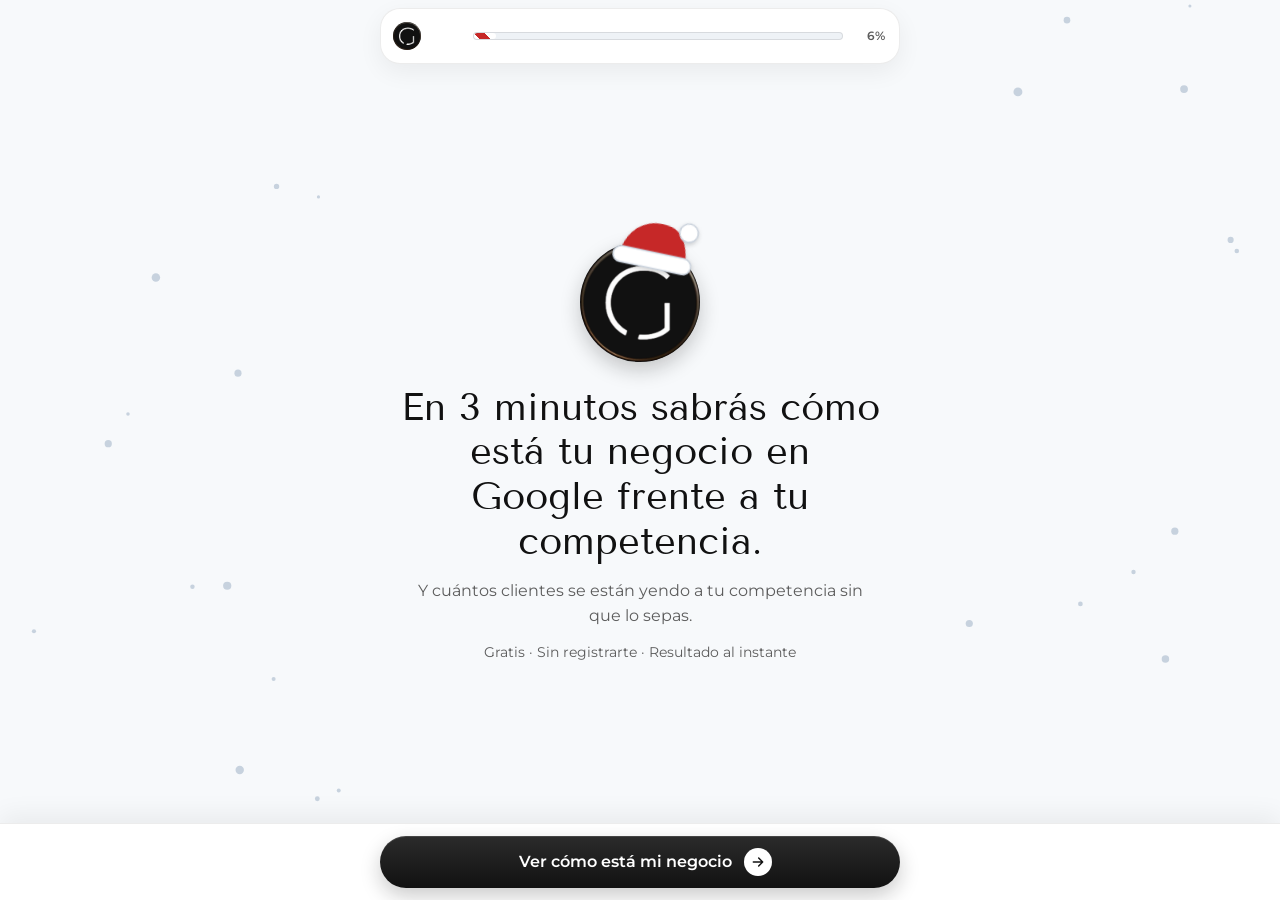
<file: index.html>
<!DOCTYPE html>
<html lang="es">
<head>
  <meta charset="utf-8">
  <meta name="viewport" content="width=device-width, initial-scale=1, viewport-fit=cover">
  <title>Auditoría gratis de tu perfil en Google | Guitorant</title>
  <meta name="description" content="Descubre en 3 minutos cómo está tu negocio en Google frente a tu competencia y pide tu tarjeta de reseñas.">
  <meta name="theme-color" content="#F7F9FB">
  <link rel="preconnect" href="https://fonts.googleapis.com">
  <link rel="preconnect" href="https://fonts.gstatic.com" crossorigin>
  <link href="https://fonts.googleapis.com/css2?family=Montserrat:wght@400;500;600;700&family=Tenor+Sans&display=swap" rel="stylesheet">
  <link rel="icon" href="data:image/svg+xml,%3Csvg xmlns='http://www.w3.org/2000/svg' viewBox='0 0 32 32'%3E%3Ccircle cx='16' cy='16' r='16' fill='%2315803D'/%3E%3Ctext x='16' y='23' font-size='20' text-anchor='middle' fill='white' font-family='Georgia,serif'%3EG%3C/text%3E%3C/svg%3E">
  <link rel="stylesheet" href="css/estilos.css">
</head>
<body>
  <!-- Cabecera fija: logo + flecha para volver + barra de progreso + porcentaje -->
  <header class="cabecera">
    <div class="cabecera__interior">
      <span class="logo"><img src="assets/marca/logo-guitorant.webp" width="28" height="28" alt="Guitorant"></span>
      <button class="atras oculto" id="atras" type="button" aria-label="Volver">
        <svg viewBox="0 0 24 24" fill="none" stroke="currentColor" stroke-width="2" stroke-linecap="round" stroke-linejoin="round" aria-hidden="true"><path d="M15 5l-7 7 7 7"/></svg>
      </button>
      <div class="progreso" role="progressbar" aria-label="Progreso" aria-valuemin="0" aria-valuemax="100" aria-valuenow="0">
        <div class="progreso__relleno" id="progreso"></div>
      </div>
      <span class="porcentaje" id="porcentaje" aria-hidden="true">0%</span>
    </div>
    <div class="hito" id="hito" role="status" aria-live="polite"></div>
  </header>

  <!-- Aquí se dibuja cada pantalla -->
  <main class="app" id="app"></main>

  <!-- Botón principal fijo abajo -->
  <div class="barra-cta" id="barra-cta" hidden>
    <div class="barra-cta__interior">
      <button class="boton" id="cta" type="button"></button>
    </div>
  </div>

  <noscript><p style="padding:20px">Necesitas activar JavaScript para ver esta página.</p></noscript>

  <script src="js/config.js"></script>
  <script src="js/datos.js"></script>
  <script src="js/demo.js"></script>
  <script src="js/calculos.js"></script>
  <script src="js/google.js"></script>
  <script src="js/nieve.js"></script>
  <script src="js/app.js"></script>
</body>
</html>
</file>
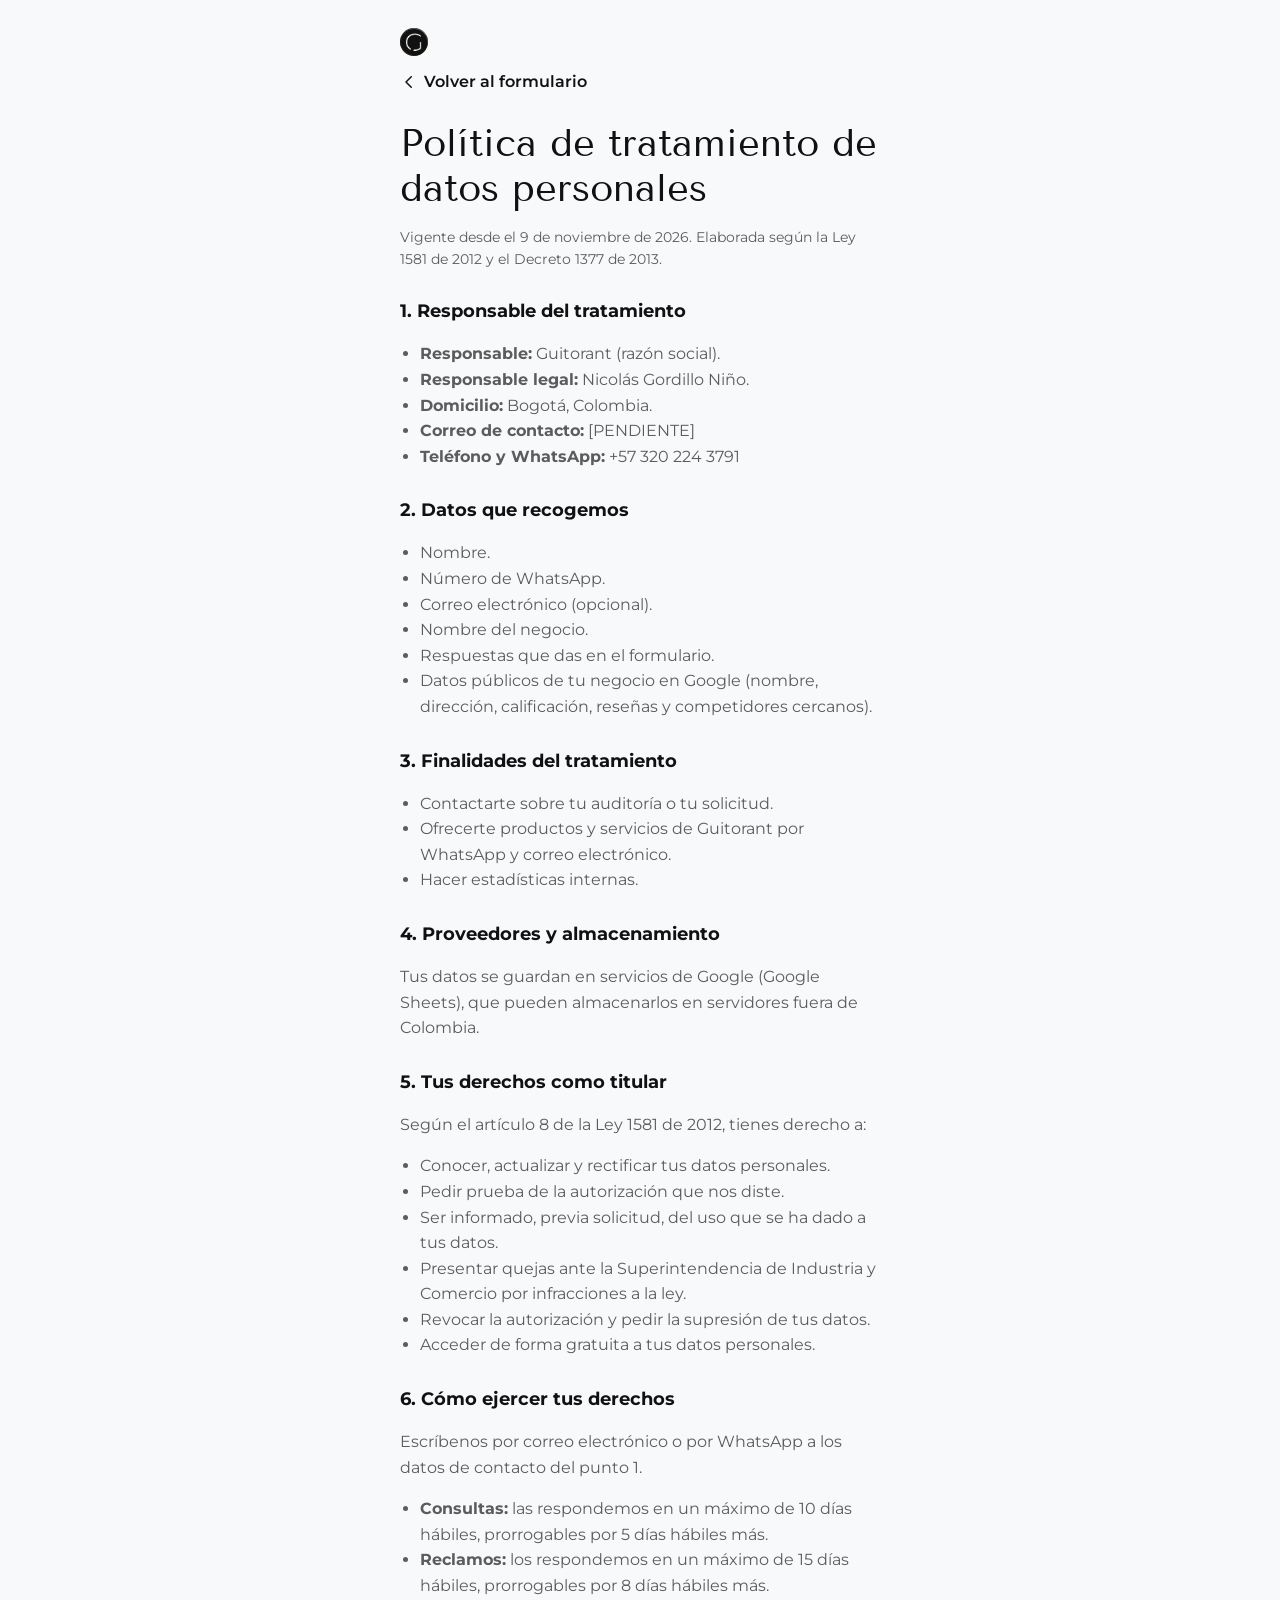
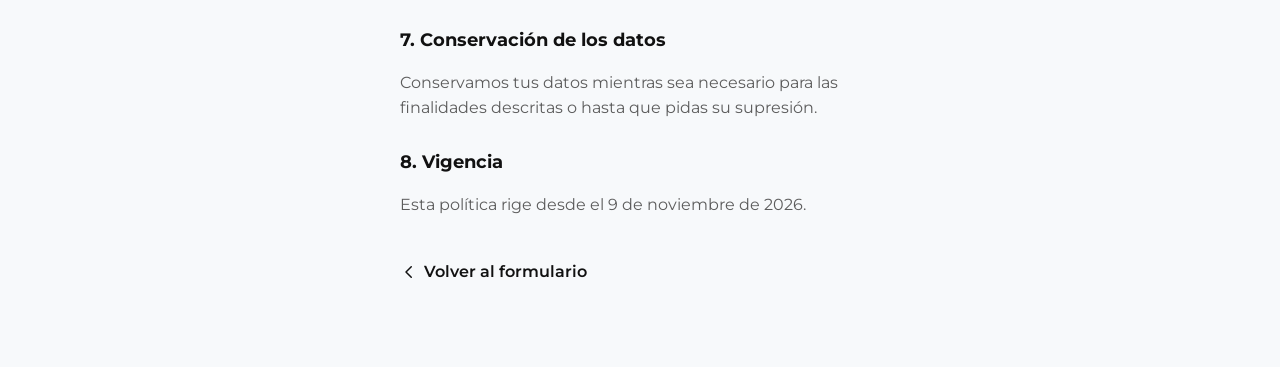
<file: politica.html>
<!DOCTYPE html>
<html lang="es">
<head>
  <meta charset="utf-8">
  <meta name="viewport" content="width=device-width, initial-scale=1, viewport-fit=cover">
  <title>Política de tratamiento de datos | Guitorant</title>
  <meta name="description" content="Política de tratamiento de datos personales de Guitorant, según la Ley 1581 de 2012 y el Decreto 1377 de 2013.">
  <meta name="theme-color" content="#F7F9FB">
  <link rel="preconnect" href="https://fonts.googleapis.com">
  <link rel="preconnect" href="https://fonts.gstatic.com" crossorigin>
  <link href="https://fonts.googleapis.com/css2?family=Montserrat:wght@400;500;600;700&family=Tenor+Sans&display=swap" rel="stylesheet">
  <link rel="icon" href="data:image/svg+xml,%3Csvg xmlns='http://www.w3.org/2000/svg' viewBox='0 0 32 32'%3E%3Ccircle cx='16' cy='16' r='16' fill='%2315803D'/%3E%3Ctext x='16' y='23' font-size='20' text-anchor='middle' fill='white' font-family='Georgia,serif'%3EG%3C/text%3E%3C/svg%3E">
  <link rel="stylesheet" href="css/estilos.css">
</head>
<body>
  <main class="documento">
    <span class="logo logo--politica"><img src="assets/marca/logo-guitorant.webp" width="28" height="28" alt="Guitorant"></span>
    <a class="volver" href="index.html">
      <svg viewBox="0 0 24 24" fill="none" stroke="currentColor" stroke-width="2" stroke-linecap="round" stroke-linejoin="round" aria-hidden="true"><path d="M15 5l-7 7 7 7"/></svg>
      Volver al formulario
    </a>

    <h1>Política de tratamiento de datos personales</h1>
    <p class="fecha">Vigente desde el 9 de noviembre de 2026. Elaborada según la Ley 1581 de 2012 y el Decreto 1377 de 2013.</p>

    <h2>1. Responsable del tratamiento</h2>
    <ul>
      <li><strong>Responsable:</strong> Guitorant (razón social).</li>
      <li><strong>Responsable legal:</strong> Nicolás Gordillo Niño.</li>
      <li><strong>Domicilio:</strong> Bogotá, Colombia.</li>
      <li><strong>Correo de contacto:</strong> <span data-dato="correo">[PENDIENTE]</span></li>
      <li><strong>Teléfono y WhatsApp:</strong> <span data-dato="telefono">+57 320 224 3791</span></li>
    </ul>

    <h2>2. Datos que recogemos</h2>
    <ul>
      <li>Nombre.</li>
      <li>Número de WhatsApp.</li>
      <li>Correo electrónico (opcional).</li>
      <li>Nombre del negocio.</li>
      <li>Respuestas que das en el formulario.</li>
      <li>Datos públicos de tu negocio en Google (nombre, dirección, calificación, reseñas y competidores cercanos).</li>
    </ul>

    <h2>3. Finalidades del tratamiento</h2>
    <ul>
      <li>Contactarte sobre tu auditoría o tu solicitud.</li>
      <li>Ofrecerte productos y servicios de Guitorant por WhatsApp y correo electrónico.</li>
      <li>Hacer estadísticas internas.</li>
    </ul>

    <h2>4. Proveedores y almacenamiento</h2>
    <p>Tus datos se guardan en servicios de Google (Google Sheets), que pueden almacenarlos en servidores fuera de Colombia.</p>

    <h2>5. Tus derechos como titular</h2>
    <p>Según el artículo 8 de la Ley 1581 de 2012, tienes derecho a:</p>
    <ul>
      <li>Conocer, actualizar y rectificar tus datos personales.</li>
      <li>Pedir prueba de la autorización que nos diste.</li>
      <li>Ser informado, previa solicitud, del uso que se ha dado a tus datos.</li>
      <li>Presentar quejas ante la Superintendencia de Industria y Comercio por infracciones a la ley.</li>
      <li>Revocar la autorización y pedir la supresión de tus datos.</li>
      <li>Acceder de forma gratuita a tus datos personales.</li>
    </ul>

    <h2>6. Cómo ejercer tus derechos</h2>
    <p>Escríbenos por correo electrónico o por WhatsApp a los datos de contacto del punto 1.</p>
    <ul>
      <li><strong>Consultas:</strong> las respondemos en un máximo de 10 días hábiles, prorrogables por 5 días hábiles más.</li>
      <li><strong>Reclamos:</strong> los respondemos en un máximo de 15 días hábiles, prorrogables por 8 días hábiles más.</li>
    </ul>

    <h2>7. Conservación de los datos</h2>
    <p>Conservamos tus datos mientras sea necesario para las finalidades descritas o hasta que pidas su supresión.</p>

    <h2>8. Vigencia</h2>
    <p>Esta política rige desde el 9 de noviembre de 2026.</p>

    <p style="margin-top:32px"><a class="volver" href="index.html">
      <svg viewBox="0 0 24 24" fill="none" stroke="currentColor" stroke-width="2" stroke-linecap="round" stroke-linejoin="round" aria-hidden="true"><path d="M15 5l-7 7 7 7"/></svg>
      Volver al formulario
    </a></p>
  </main>

  <!-- Los datos de contacto salen de js/config.js y js/datos.js para que no haya que editarlos en dos sitios -->
  <script src="js/config.js"></script>
  <script src="js/datos.js"></script>
  <script>
    (function () {
      try {
        var d = String(WHATSAPP_VENTAS).replace(/\D/g, "");
        if (/^57\d{10}$/.test(d)) {
          document.querySelector('[data-dato="telefono"]').textContent =
            "+57 " + d.slice(2, 5) + " " + d.slice(5, 8) + " " + d.slice(8);
        }
        document.querySelector('[data-dato="correo"]').textContent = CORREO_CONTACTO;
      } catch (e) { /* se queda el texto de respaldo */ }
    })();
  </script>
</body>
</html>
</file>
<file: css/estilos.css>
/* ============================================================
   ESTILOS — minimalismo moderno, suave y con ambiente de Navidad
   Regla 60/30/10: blanco 60% · negro 30% · verde 10% (solo para avanzar, elegir o comprar).
   Excepción de Navidad: el rojo #C62828 solo decora (barra, gorro, etiquetas). Nunca va en botones.
   Cambia los colores aquí arriba y se actualiza toda la página.
   ============================================================ */
:root {
  /* 60% BLANCO */
  --fondo: #F7F9FB;
  --blanco: #FFFFFF;
  --superficie: #EEF2F6;
  --borde: rgba(17, 17, 17, 0.10);
  --borde-tarjeta: rgba(17, 17, 17, 0.08);

  /* 30% NEGRO */
  --negro: #111111;
  --texto-2: #5C5C5C;

  /* 10% VERDE: solo acción y progreso */
  --verde: #15803D;
  --verde-oscuro: #116932;
  --verde-fondo: #ECFDF3;
  --verde-anillo: rgba(21, 128, 61, 0.18);

  /* Navidad (solo decoración) */
  --rojo-navidad: #C62828;
  --rojo-navidad-fondo: #FDF1F1;

  /* Funcionales */
  --estrella: #FBBC04;
  --error: #B42318;
  --error-fondo: #FEF3F2;
  --deshabilitado: #D9DEE4;
  --deshabilitado-texto: #8A94A0;
  --placeholder: #767676;

  /* Sombras suaves */
  --sombra: 0 8px 24px rgba(17, 17, 17, 0.06);
  --sombra-fuerte: 0 12px 28px rgba(17, 17, 17, 0.10);
  --sombra-boton: 0 6px 16px rgba(21, 128, 61, 0.25);

  --fuente-titulo: "Tenor Sans", Georgia, "Times New Roman", serif;
  --fuente-texto: "Montserrat", system-ui, -apple-system, "Segoe UI", Roboto, Arial, sans-serif;
  --fuente-emoji: "Apple Color Emoji", "Segoe UI Emoji", "Noto Color Emoji", sans-serif;
  --radio: 20px;
  --radio-chico: 14px;
  --alto-boton: 52px;
  --ancho: 520px;
  --ancho-ancho: 920px;
  --alto-cabecera: 64px;   /* 8 de aire + 56 de barra */
  --alto-barra: 77px;      /* alto del botón fijo: 12 + 52 + 12 + 1 de borde */
}

*, *::before, *::after { box-sizing: border-box; }
html { -webkit-text-size-adjust: 100%; }
body {
  margin: 0;
  background: var(--fondo);
  color: var(--negro);
  font-family: var(--fuente-texto);
  font-size: 16px;
  line-height: 1.5;
  -webkit-font-smoothing: antialiased;
}
button, input { font-family: inherit; font-size: 16px; color: inherit; }
button { cursor: pointer; }
[hidden] { display: none !important; }
:focus-visible { outline: 3px solid var(--negro); outline-offset: 2px; }

/* ---------- Nieve (canvas, siempre detrás del contenido) ---------- */
#nieve { position: fixed; inset: 0; width: 100%; height: 100%; pointer-events: none; z-index: 0; }

/* ---------- Cabecera fija: logo + volver + progreso + porcentaje ---------- */
.cabecera {
  position: fixed; top: 0; left: 0; right: 0; z-index: 30;
  padding: 8px 8px 0; pointer-events: none;
}
.cabecera__interior {
  pointer-events: auto;
  max-width: var(--ancho); margin: 0 auto; height: 56px;
  display: flex; align-items: center; gap: 6px; padding: 0 14px 0 12px;
  background: var(--blanco); border: 1px solid var(--borde-tarjeta);
  border-radius: 20px; box-shadow: var(--sombra);
}
.logo {
  width: 28px; height: 28px; flex: 0 0 auto; border-radius: 50%; overflow: hidden;
  background: #111111; display: inline-block; line-height: 0;
}
.logo img { width: 100%; height: 100%; object-fit: contain; display: block; }
.logo--politica { display: block; margin-bottom: 4px; }
.atras {
  width: 40px; height: 40px; flex: 0 0 auto; border: 0; background: transparent;
  display: flex; align-items: center; justify-content: center;
  border-radius: 50%; color: var(--negro);
}
.atras.oculto { visibility: hidden; }
.atras svg { width: 22px; height: 22px; }
.progreso {
  flex: 1; height: 8px; background: var(--superficie); border-radius: 999px; overflow: hidden;
  border: 1px solid var(--borde);
}
.progreso__relleno {
  height: 100%; width: 0; background: var(--verde); border-radius: 999px;
  transition: width 400ms ease;
}
/* Barra de bastón de caramelo (solo con TEMA_NAVIDAD): rayas diagonales rojas y blancas que se desplazan despacio */
body.navidad .progreso__relleno {
  background-color: #FFFFFF;
  background-image: linear-gradient(45deg, var(--rojo-navidad) 25%, #FFFFFF 25%, #FFFFFF 50%, var(--rojo-navidad) 50%, var(--rojo-navidad) 75%, #FFFFFF 75%, #FFFFFF);
  background-size: 22px 22px;
  animation: caramelo 2.4s linear infinite;
}
@keyframes caramelo { from { background-position: 0 0; } to { background-position: 22px 0; } }
.porcentaje {
  flex: 0 0 auto; min-width: 36px; text-align: right;
  font-size: 12px; font-weight: 600; color: var(--texto-2);
}
.hito {
  position: absolute; left: 50%; top: calc(100% + 4px);
  transform: translate(-50%, -6px); opacity: 0; pointer-events: none;
  background: var(--verde-fondo); color: var(--verde-oscuro); border: 1px solid rgba(21, 128, 61, 0.35);
  border-radius: 999px; padding: 4px 14px; font-size: 13px; font-weight: 600; white-space: nowrap;
  transition: opacity 250ms ease, transform 250ms ease;
}
.hito.visible { opacity: 1; transform: translate(-50%, 0); }

/* ---------- Contenedor: contenido centrado entre cabecera y botón ---------- */
.app {
  position: relative; z-index: 1;
  max-width: var(--ancho); margin: 0 auto;
  min-height: 100vh; min-height: 100dvh;
  padding: calc(var(--alto-cabecera) + 12px) 20px 16px;
  display: flex; flex-direction: column;
}
body.con-cta .app { padding-bottom: calc(var(--alto-barra) + 16px + env(safe-area-inset-bottom, 0px)); }
.pantalla {
  width: 100%; margin: auto 0;
  animation: entrar 250ms ease both;
}
@keyframes entrar {
  from { opacity: 0; transform: translateY(8px); }
  to { opacity: 1; transform: none; }
}
@keyframes acercar { from { opacity: 0; transform: scale(0.96); } to { opacity: 1; transform: none; } }
@media (min-width: 900px) {
  .app--ancha { max-width: var(--ancho-ancho); }
}
@media (prefers-reduced-motion: reduce) {
  * { transition-duration: 0.01ms !important; transition-delay: 0s !important;
      animation-duration: 0.01ms !important; animation-delay: 0s !important; }
  .progreso__relleno, .giro { animation: none !important; }
}

/* ---------- Tipografía ---------- */
h1, .titulo {
  font-family: var(--fuente-titulo);
  font-weight: 400;
  font-size: 29px;
  line-height: 1.2;
  margin: 0 0 14px;
  color: var(--negro);
  overflow-wrap: anywhere;
}
@media (min-width: 768px) {
  h1, .titulo { font-size: 38px; line-height: 1.18; }
}
.titulo--centro { text-align: center; }
.texto { color: var(--texto-2); margin: 0 0 20px; font-size: 16px; line-height: 1.55; overflow-wrap: anywhere; }
.texto--fuerte { color: var(--negro); font-weight: 600; }
.texto--centro { text-align: center; }
.pequeno { font-size: 14px; color: var(--texto-2); }
.etiqueta {
  display: inline-block; font-size: 13px; font-weight: 600; letter-spacing: 0.08em;
  color: var(--texto-2); margin-bottom: 14px;
}
.pastilla {
  display: inline-flex; align-items: center; gap: 8px;
  background: var(--blanco); border: 1px solid var(--borde-tarjeta);
  border-radius: 999px; padding: 6px 14px; font-size: 14px; font-weight: 500;
  margin-bottom: 18px; color: var(--negro); box-shadow: 0 2px 8px rgba(17, 17, 17, 0.04);
}
.centrado { display: flex; justify-content: center; }
.etiqueta-chip {
  display: inline-block; background: var(--blanco); border: 1px solid var(--borde);
  border-radius: 999px; padding: 5px 14px; font-size: 13px; font-weight: 600; color: var(--texto-2);
  margin-bottom: 16px;
}
.chip {
  display: inline-block; background: var(--superficie); border-radius: 999px;
  padding: 3px 12px; font-size: 13px; font-weight: 600; color: var(--texto-2);
}

/* ---------- Personaje guía (con gorro de Papá Noel en Navidad) ---------- */
.guia { position: relative; width: 120px; height: 120px; flex: 0 0 auto; }
.guia__circulo {
  width: 100%; height: 100%; border-radius: 50%;
  background: #111111; color: var(--blanco);
  display: flex; align-items: center; justify-content: center;
  font-family: var(--fuente-titulo); font-size: 60px; line-height: 1;
  overflow: hidden; box-shadow: 0 8px 20px rgba(17, 17, 17, 0.22);
}
.guia__circulo img { width: 100%; height: 100%; object-fit: cover; display: block; }
.guia--chica { width: 44px; height: 44px; }
.guia--chica .guia__circulo { font-size: 22px; box-shadow: 0 3px 8px rgba(17, 17, 17, 0.18); }
.guia__gorro {
  position: absolute; width: 70%; left: 24%; top: -27%;
  transform: rotate(12deg); transform-origin: 30% 90%;
  filter: drop-shadow(0 2px 2px rgba(17, 17, 17, 0.18)); pointer-events: none;
}
.bienvenida { text-align: center; }
.bienvenida .guia { margin: 22px auto 24px; }
.bienvenida .texto { margin-bottom: 14px; }
.bienvenida .pequeno { margin: 0; }

/* ---------- Botón principal (píldora) ---------- */
.barra-cta {
  position: fixed; left: 0; right: 0; bottom: 0; z-index: 20;
  background: var(--blanco); border-top: 1px solid var(--borde-tarjeta);
  box-shadow: 0 -8px 24px rgba(17, 17, 17, 0.06);
  padding: 12px 20px calc(12px + env(safe-area-inset-bottom, 0px));
}
.barra-cta__interior { max-width: var(--ancho); margin: 0 auto; }
.boton {
  display: flex; align-items: center; justify-content: center; gap: 12px; text-align: center;
  width: 100%; min-height: var(--alto-boton); padding: 12px 14px 12px 24px;
  border: 0; border-radius: 999px;
  background: linear-gradient(180deg, #2B2B2B 0%, #111111 100%); color: var(--blanco);
  font-weight: 600; font-size: 16px; line-height: 1.3;
  text-decoration: none;
  box-shadow: inset 0 1px 0 rgba(255, 255, 255, 0.12), 0 8px 20px rgba(17, 17, 17, 0.22);
  transition: transform 120ms ease, box-shadow 120ms ease, filter 150ms ease;
}
@media (hover: hover) {
  .boton:hover:not(:disabled) { transform: translateY(-1px); }
}
.boton:active:not(:disabled) { transform: scale(0.98); box-shadow: inset 0 1px 0 rgba(255, 255, 255, 0.12), 0 3px 10px rgba(17, 17, 17, 0.2); }
/* Confirmación: mismo relieve, en verde (solo para confirmar un dato o un pedido) */
.boton--confirmar {
  background: linear-gradient(180deg, #1E9E50 0%, #15803D 100%);
  box-shadow: inset 0 1px 0 rgba(255, 255, 255, 0.18), 0 8px 20px rgba(21, 128, 61, 0.28);
}
.boton--confirmar:active:not(:disabled) { box-shadow: inset 0 1px 0 rgba(255, 255, 255, 0.18), 0 3px 10px rgba(21, 128, 61, 0.25); }
.boton:disabled, .boton[aria-disabled="true"] {
  background: var(--deshabilitado); color: var(--deshabilitado-texto); cursor: not-allowed; box-shadow: none;
}
.boton__circulo {
  width: 28px; height: 28px; flex: 0 0 auto; border-radius: 50%;
  background: var(--blanco); color: #111111;
  display: inline-flex; align-items: center; justify-content: center;
}
.boton__circulo svg { width: 16px; height: 16px; transition: transform 150ms ease; }
.boton:disabled .boton__circulo { background: #F2F4F6; color: var(--deshabilitado-texto); }
@media (hover: hover) {
  .boton:hover:not(:disabled) .boton__circulo svg { transform: translateX(3px); }
}
.boton__check { width: 18px; height: 18px; flex: 0 0 auto; margin-right: 6px; }
/* Secundario: blanco, borde suave y texto negro */
.boton--secundario {
  background: var(--blanco); color: var(--negro); padding: 10px 20px;
  border: 1px solid var(--borde); box-shadow: none; min-height: 46px;
}
@media (hover: hover) {
  .boton--secundario:hover:not(:disabled) { background: var(--fondo); transform: none; }
}
.boton--secundario:active:not(:disabled) { box-shadow: none; }
.enlace {
  background: none; border: 0; padding: 12px 0; color: var(--texto-2);
  text-decoration: underline; font-size: 15px; text-align: left;
  min-height: 44px;
}
.enlace:hover { color: var(--negro); }
.enlace--centro { text-align: center; width: 100%; }

/* ---------- Opciones de respuesta ---------- */
.opciones { display: grid; gap: 12px; margin-top: 24px; grid-auto-rows: 1fr; }
.opciones--cuadricula { grid-template-columns: 1fr 1fr; }
.opcion {
  position: relative; width: 100%;
  background: var(--blanco); border: 1px solid var(--borde-tarjeta); border-radius: var(--radio);
  box-shadow: var(--sombra);
  padding: 14px 16px; min-height: 64px;
  display: flex; align-items: center; gap: 14px; text-align: left;
  font-weight: 600; font-size: 16px; line-height: 1.3; color: var(--negro);
  transition: transform 150ms ease, box-shadow 150ms ease, opacity 250ms ease,
    background 150ms ease, border-color 150ms ease, color 150ms ease;
}
.opciones--cuadricula .opcion {
  min-height: 104px; flex-direction: column; justify-content: center; text-align: center; gap: 8px;
}
.opcion__emoji { font-family: var(--fuente-emoji); font-size: 26px; line-height: 1; flex: 0 0 auto; }
.opciones--cuadricula .opcion__emoji { font-size: 32px; }
.opcion__cuerpo { display: flex; flex-direction: column; gap: 2px; min-width: 0; overflow-wrap: anywhere; }
.opcion__nota { font-size: 13px; font-weight: 500; color: var(--texto-2); transition: color 150ms ease; }
@media (hover: hover) {
  .opcion:hover { transform: translateY(-2px); box-shadow: var(--sombra-fuerte); }
}
.opcion:active { transform: scale(0.97); }
.opcion[aria-pressed="true"] {
  border-color: var(--verde); background: var(--verde-fondo); color: var(--verde);
  box-shadow: 0 0 0 1px var(--verde), var(--sombra);
}
.opcion[aria-pressed="true"] .opcion__nota { color: var(--verde); }
.opcion__check {
  position: absolute; top: 8px; right: 8px; width: 20px; height: 20px; border-radius: 50%;
  background: var(--verde); color: var(--blanco);
  display: flex; align-items: center; justify-content: center;
  opacity: 0; transform: scale(0.5); transition: opacity 150ms ease, transform 200ms ease;
}
.opcion__check svg { width: 13px; height: 13px; }
.opcion[aria-pressed="true"] .opcion__check { opacity: 1; transform: none; }
.opciones.hay-elegida .opcion[aria-pressed="false"] { opacity: 0.5; }
.opcion.pulso { animation: encoger 250ms ease; }
@keyframes encoger { 0% { transform: scale(1); } 40% { transform: scale(0.96); } 100% { transform: scale(1); } }
.opciones.bloqueadas .opcion { pointer-events: none; }

/* ---------- Reacción del personaje ---------- */
.reaccion-zona { margin-top: 20px; min-height: 96px; }
.reaccion {
  display: flex; align-items: flex-start; gap: 12px; cursor: pointer;
  animation: entrar 250ms ease both;
}
.reaccion .guia { margin-top: 10px; }
.reaccion__cuerpo { flex: 1; min-width: 0; }
.reaccion__burbuja {
  background: var(--blanco); border: 1px solid var(--borde-tarjeta); box-shadow: var(--sombra);
  border-radius: 6px 20px 20px 20px; padding: 12px 16px; font-size: 16px;
  color: var(--negro); line-height: 1.45; min-height: 46px;
  display: flex; align-items: center;
}
.reaccion__burbuja.con-texto { animation: aparecer 200ms ease both; }
@keyframes aparecer { from { opacity: 0; } to { opacity: 1; } }
.reaccion__tiempo { height: 3px; background: var(--borde); border-radius: 2px; margin-top: 8px; overflow: hidden; }
.reaccion__tiempo i { display: block; height: 100%; width: 0; background: var(--verde); transition: width linear; }
.reaccion__tiempo i.lleno { width: 100%; }
.escribiendo { display: inline-flex; gap: 5px; align-items: center; height: 20px; }
.escribiendo i {
  width: 7px; height: 7px; border-radius: 50%; background: var(--texto-2); display: block;
  animation: punto 300ms ease both;
}
.escribiendo i:nth-child(2) { animation-delay: 150ms; }
.escribiendo i:nth-child(3) { animation-delay: 300ms; }
@keyframes punto { 0% { opacity: 0.2; transform: translateY(0); } 50% { opacity: 1; transform: translateY(-3px); } 100% { opacity: 0.7; transform: none; } }

/* ---------- Campos ---------- */
.campo { margin-bottom: 18px; }
.campo label { display: block; font-weight: 600; font-size: 15px; margin-bottom: 6px; }
.entrada {
  width: 100%; min-height: 52px; padding: 12px 16px;
  border: 1px solid var(--borde); border-radius: var(--radio-chico);
  background: var(--blanco); color: var(--negro);
  box-shadow: 0 1px 2px rgba(17, 17, 17, 0.04);
  transition: border-color 150ms ease, box-shadow 150ms ease;
}
.entrada::placeholder { color: var(--placeholder); }
.entrada:focus { outline: none; border-color: var(--verde); box-shadow: 0 0 0 3px var(--verde-anillo); }
.entrada[aria-invalid="true"] { border-color: var(--error); }
.entrada[aria-invalid="true"]:focus { box-shadow: 0 0 0 3px rgba(180, 35, 24, 0.15); }
.error-campo { color: var(--error); font-size: 14px; margin: 6px 0 0; }
.entrada-moneda { position: relative; }
.entrada-moneda .entrada { padding-right: 64px; }
.entrada-moneda span {
  position: absolute; right: 16px; top: 50%; transform: translateY(-50%);
  font-weight: 600; color: var(--texto-2); font-size: 15px;
}

/* ---------- Búsqueda ---------- */
.buscador { position: relative; margin-top: 8px; }
.buscador__lupa { position: absolute; left: 16px; top: 15px; width: 22px; height: 22px; color: var(--texto-2); pointer-events: none; }
.buscador .entrada { padding-left: 48px; }
.sugerencias {
  list-style: none; margin: 8px 0 0; padding: 0;
  border: 1px solid var(--borde-tarjeta); border-radius: var(--radio-chico); background: var(--blanco);
  overflow: hidden; box-shadow: var(--sombra);
}
.sugerencia { border-bottom: 1px solid var(--borde); }
.sugerencia:last-child { border-bottom: 0; }
.sugerencia button {
  display: block; width: 100%; text-align: left; background: var(--blanco);
  border: 0; padding: 12px 16px; min-height: 56px;
}
.sugerencia button:hover, .sugerencia[aria-selected="true"] button { background: var(--fondo); }
.sugerencia__nombre { display: block; font-weight: 600; font-size: 16px; color: var(--negro); overflow-wrap: anywhere; }
.sugerencia__direccion { display: block; font-size: 14px; color: var(--texto-2); overflow-wrap: anywhere; }
.sugerencias__vacio { padding: 14px 16px; color: var(--texto-2); font-size: 15px; }
.ayuda { color: var(--texto-2); font-size: 14px; margin: 12px 0 0; }

/* ---------- Tarjeta genérica ---------- */
.tarjeta {
  background: var(--blanco); border: 1px solid var(--borde-tarjeta);
  border-radius: var(--radio); padding: 16px; box-shadow: var(--sombra);
}

/* ---------- P2: dos fichas de ejemplo ---------- */
.ejemplo { margin: 4px 0 6px; }
.ejemplo__etiqueta {
  display: inline-block; font-size: 12px; font-weight: 700; letter-spacing: 0.06em; text-transform: uppercase;
  color: var(--texto-2); background: var(--blanco); border: 1px solid var(--borde); border-radius: 999px; padding: 2px 10px; margin-bottom: 10px;
}
.fichas { display: grid; grid-template-columns: 1fr 1fr; gap: 12px; }
.ficha-mini {
  position: relative; background: var(--blanco); border: 1px solid var(--borde-tarjeta); border-radius: var(--radio);
  box-shadow: var(--sombra); padding: 16px 14px; text-align: center;
  animation: entrar 350ms ease both;
  transition: border-color 250ms ease, box-shadow 250ms ease;
}
.ficha-mini:nth-child(2) { animation-delay: 120ms; }
.ficha-mini__nombre { font-weight: 700; font-size: 15px; margin: 0 0 6px; }
.ficha-mini__nota { display: flex; align-items: center; justify-content: center; gap: 6px; font-weight: 700; font-size: 18px; margin: 0; }
.ficha-mini__nota .est { margin-left: 0; }
.ficha-mini__resenas { font-size: 14px; color: var(--texto-2); margin: 4px 0 0; }
.ficha-mini--elegida { border-color: var(--verde); box-shadow: 0 0 0 1px var(--verde), var(--sombra-fuerte); }
.ficha-mini__check {
  position: absolute; top: 8px; right: 8px; width: 22px; height: 22px; border-radius: 50%;
  background: var(--verde); color: var(--blanco); display: flex; align-items: center; justify-content: center;
  opacity: 0; transform: scale(0.5); transition: opacity 200ms ease, transform 250ms ease;
}
.ficha-mini__check svg { width: 14px; height: 14px; }
.ficha-mini--elegida .ficha-mini__check { opacity: 1; transform: none; }
.pregunta-ejemplo { text-align: center; font-weight: 600; font-size: 17px; margin: 16px 0 0; }

/* ---------- Estrellas (se llenan una por una) ---------- */
.est { display: inline-flex; line-height: 0; vertical-align: middle; }
.est__e { position: relative; display: inline-block; width: 16px; height: 16px; }
.est--grande .est__e { width: 20px; height: 20px; }
.est__e > svg { width: 100%; height: 100%; display: block; }
.est__sobre {
  position: absolute; left: 0; top: 0; height: 100%; width: 0; overflow: hidden;
  transition: width 260ms ease calc(var(--i, 0) * 110ms);
}
.est__sobre svg { width: 16px; height: 16px; display: block; max-width: none; }
.est--grande .est__sobre svg { width: 20px; height: 20px; }
.est--on .est__sobre { width: var(--w, 0%); }
.calif { display: inline-flex; align-items: center; gap: 6px; flex-wrap: wrap; font-size: 14px; color: var(--texto-2); }
.calif strong { color: var(--negro); font-size: 15px; }

/* ---------- Datos con ícono (dirección, teléfono, web, horario) ---------- */
.dato-linea { display: flex; gap: 10px; align-items: flex-start; margin: 0; color: var(--texto-2); font-size: 15px; line-height: 1.4; overflow-wrap: anywhere; }
.dato-linea__icono { width: 18px; height: 18px; flex: 0 0 auto; margin-top: 2px; color: var(--texto-2); }
.dato-linea--apagada { color: #8A94A0; }
.dato-linea--apagada .dato-linea__icono { color: #A9B1BB; }

/* ---------- Foto de negocio (16:9; sin foto, un bloque suave con la inicial) ---------- */
.foto-negocio {
  width: 100%; aspect-ratio: 16 / 9; border-radius: var(--radio-chico); overflow: hidden;
  background: var(--superficie); display: flex; align-items: center; justify-content: center;
  font-family: var(--fuente-titulo); font-size: 72px; color: var(--texto-2);
}
.foto-negocio img { width: 100%; height: 100%; object-fit: cover; display: block; }

/* ---------- P7 ¿Eres tú? ---------- */
.pantalla--negocio .titulo--centro { margin-bottom: 4px; }
.pantalla--negocio .etiqueta-chip { margin-bottom: 10px; }
.negocio-card {
  background: var(--blanco); border: 1px solid var(--borde-tarjeta); border-radius: var(--radio);
  box-shadow: var(--sombra); padding: 12px; animation: acercar 450ms ease both;
}
.negocio-card__cuerpo { padding: 16px 6px 4px; display: flex; flex-direction: column; gap: 10px; align-items: flex-start; }
.negocio-card__nombre { font-family: var(--fuente-texto); font-size: 24px; font-weight: 700; line-height: 1.2; margin: 0; overflow-wrap: anywhere; }
.negocio-card__acciones { padding: 16px 6px 6px; display: flex; flex-direction: column; gap: 4px; }

/* ---------- P8 Ficha tipo Google Maps + los 6 puntos (todo en una pantalla) ---------- */
.app--perfil { padding-top: calc(var(--alto-cabecera) + 4px); padding-left: 14px; padding-right: 14px; }
body.con-cta .app--perfil { padding-bottom: calc(var(--alto-barra) + 8px + env(safe-area-inset-bottom, 0px)); }
@media (min-width: 768px) {
  .app--perfil { max-width: 960px; padding-left: 20px; padding-right: 20px; }
}
.pantalla--perfil .titulo { font-size: 24px; line-height: 1.15; letter-spacing: -0.02em; margin: 0 0 8px; }
.perfil-grid { display: grid; gap: 8px; }
.mapa {
  background: var(--blanco); border: 1px solid var(--borde-tarjeta); border-radius: var(--radio);
  box-shadow: var(--sombra); overflow: hidden;
}
.mapa .foto-negocio { border-radius: 0; aspect-ratio: auto; width: 100%; height: clamp(56px, 10vh, 120px); font-size: 48px; }
.mapa__cuerpo { padding: 8px 14px 10px; }
.mapa__nombre { font-family: var(--fuente-texto); font-size: 17px; font-weight: 600; margin: 0 0 2px; line-height: 1.25; overflow-wrap: anywhere; }
.mapa__linea { color: var(--texto-2); font-size: 13px; margin: 2px 0 0; }
.mapa__filas { margin-top: 8px; padding-top: 8px; border-top: 1px solid var(--borde); display: grid; gap: 4px; }
.pantalla--perfil .calif { font-size: 13px; }
.pantalla--perfil .calif strong { font-size: 14px; }
.pantalla--perfil .dato-linea { font-size: 13px; gap: 8px; line-height: 1.35; }
.pantalla--perfil .dato-linea > span { min-width: 0; white-space: nowrap; overflow: hidden; text-overflow: ellipsis; }
.pantalla--perfil .dato-linea__icono { width: 15px; height: 15px; margin-top: 1px; }
.dato-linea--web { display: none; }
.estado-abierto { color: var(--verde); font-weight: 700; }
.estado-cerrado { color: var(--error); font-weight: 700; }
.perfil-puntaje { display: flex; align-items: center; justify-content: space-between; gap: 12px; margin-bottom: 6px; }
.puntaje { font-family: var(--fuente-titulo); font-size: 22px; line-height: 1.1; margin: 0; white-space: nowrap; }
.lista-titulo { font-size: 13px; font-weight: 600; line-height: 1.3; color: var(--texto-2); margin: 0; text-align: right; }
.chequeo { list-style: none; padding: 0; margin: 0; display: grid; grid-template-columns: 1fr 1fr; gap: 6px; }
.chequeo__item {
  display: flex; align-items: center; gap: 6px; min-width: 0;
  background: var(--blanco); border: 1px solid var(--borde-tarjeta); border-radius: 12px;
  padding: 6px 8px; min-height: 44px; box-shadow: 0 2px 8px rgba(17, 17, 17, 0.04);
  animation: entrar 300ms ease both; animation-delay: calc(var(--n, 0) * 70ms + 200ms);
}
.chequeo__texto { font-size: 13px; font-weight: 500; line-height: 1.2; flex: 1; min-width: 0; overflow-wrap: anywhere; }
.chequeo__ok {
  width: 18px; height: 18px; flex: 0 0 auto; border-radius: 50%;
  display: flex; align-items: center; justify-content: center; background: var(--verde); color: var(--blanco);
}
.chequeo__ok svg { width: 12px; height: 12px; }
.chequeo__etq {
  flex: 0 0 auto; color: var(--error); background: var(--error-fondo); border: 1px solid rgba(180, 35, 24, 0.30);
  border-radius: 999px; font-size: 13px; font-weight: 700; line-height: 1.2; padding: 1px 6px; white-space: nowrap;
}
@media (min-width: 768px) {
  .pantalla--perfil .titulo { font-size: 34px; letter-spacing: 0; margin-bottom: 16px; }
  .perfil-grid { grid-template-columns: 1fr 1fr; gap: 24px; align-items: start; }
  .mapa .foto-negocio { height: clamp(110px, 24vh, 190px); font-size: 64px; }
  .mapa__cuerpo { padding: 14px 18px 16px; }
  .mapa__nombre { font-size: 21px; }
  .mapa__linea { font-size: 14px; }
  .pantalla--perfil .calif { font-size: 14px; }
  .pantalla--perfil .dato-linea { font-size: 14px; }
  .pantalla--perfil .dato-linea > span { white-space: normal; }
  .dato-linea--web { display: flex; }
  .mapa__filas { gap: 7px; margin-top: 10px; padding-top: 10px; }
  .perfil-puntaje { flex-direction: column; align-items: flex-start; gap: 2px; margin-bottom: 12px; }
  .puntaje { font-size: 34px; }
  .lista-titulo { font-size: 15px; text-align: left; }
  .chequeo { grid-template-columns: 1fr; gap: 8px; }
  .chequeo__item { padding: 8px 14px; min-height: 46px; gap: 10px; }
  .chequeo__texto { font-size: 15px; }
  .chequeo__ok { width: 22px; height: 22px; }
  .chequeo__ok svg { width: 14px; height: 14px; }
}

/* ---------- Reseñas ---------- */
.resenas { display: grid; gap: 12px; margin-top: 8px; }
.subtitulo { font-weight: 700; font-size: 17px; margin: 22px 0 8px; }
.resena { background: var(--blanco); border: 1px solid var(--borde-tarjeta); border-radius: var(--radio); padding: 14px 16px; box-shadow: var(--sombra); }
.resena__meta { font-size: 14px; color: var(--texto-2); margin: 6px 0; }
.resena__texto {
  margin: 0; color: var(--texto-2); font-size: 15px; line-height: 1.5;
  display: -webkit-box; -webkit-line-clamp: 4; line-clamp: 4; -webkit-box-orient: vertical; overflow: hidden;
  overflow-wrap: anywhere;
}
.etiqueta-negativa {
  display: inline-block; color: var(--error); background: var(--error-fondo); border: 1px solid rgba(180, 35, 24, 0.30); border-radius: 999px;
  font-size: 12px; font-weight: 700; padding: 2px 10px; margin-bottom: 10px;
}
.comparacion { margin-top: 20px; font-weight: 600; font-size: 17px; }
.cifras { display: grid; grid-template-columns: 1fr 1fr; gap: 12px; margin: 6px 0 4px; }
.cifra {
  background: var(--blanco); border: 1px solid var(--borde-tarjeta); border-radius: var(--radio); box-shadow: var(--sombra);
  padding: 16px 12px; text-align: center;
}
.cifra--yo { border-color: rgba(17, 17, 17, 0.22); }
.cifra__numero { font-family: var(--fuente-titulo); font-size: 34px; line-height: 1.1; margin: 0; }
.cifra__nombre { font-size: 14px; color: var(--texto-2); margin: 6px 0 0; }
.fecha-ultima { text-align: center; }
.fecha-ultima__etiqueta { font-size: 13px; font-weight: 600; letter-spacing: 0.06em; text-transform: uppercase; color: var(--texto-2); margin: 0 0 4px; }
.fecha-ultima__valor { font-family: var(--fuente-titulo); font-size: 26px; margin: 0; }

/* ---------- Análisis ---------- */
.lista-pasos { list-style: none; padding: 0; margin: 28px 0 0; display: grid; gap: 18px; }
.lista-pasos li { display: flex; align-items: center; gap: 14px; font-size: 17px; color: var(--texto-2); transition: color 200ms ease; }
.lista-pasos li.listo { color: var(--negro); font-weight: 600; }
.lista-pasos .marca {
  width: 28px; height: 28px; flex: 0 0 auto; border-radius: 50%; background: var(--blanco);
  border: 1px solid var(--borde); display: flex; align-items: center; justify-content: center;
}
.lista-pasos li.listo .marca { background: var(--verde); border-color: var(--verde); color: var(--blanco); }
.lista-pasos .marca svg { width: 16px; height: 16px; opacity: 0; }
.lista-pasos li.listo .marca svg { opacity: 1; }

/* ---------- Ranking ---------- */
.buscador-falso {
  display: flex; align-items: center; gap: 10px; padding: 14px 16px; font-weight: 600;
  border-bottom: 1px solid var(--borde); font-size: 16px; overflow-wrap: anywhere;
}
.buscador-falso svg { width: 20px; height: 20px; flex: 0 0 auto; }
.ranking { background: var(--blanco); border: 1px solid var(--borde-tarjeta); border-radius: var(--radio); overflow: hidden; box-shadow: var(--sombra); }
.fila {
  display: flex; gap: 12px; padding: 14px 16px; border-bottom: 1px solid var(--borde); align-items: flex-start;
  animation: entrar 300ms ease both; animation-delay: calc(var(--n, 0) * 80ms);
}
.fila:last-child { border-bottom: 0; }
.fila__puesto {
  min-width: 32px; height: 32px; padding: 0 6px; flex: 0 0 auto; border-radius: 999px; background: var(--superficie);
  display: flex; align-items: center; justify-content: center; font-weight: 700; font-size: 14px;
}
.fila__datos { min-width: 0; }
.fila__nombre { font-weight: 600; font-size: 16px; margin: 0; overflow-wrap: anywhere; }
.fila__ritmo { font-size: 13px; color: var(--texto-2); margin: 2px 0 0; }
.fila--yo { background: var(--verde-fondo); border: 1px solid var(--verde); border-radius: var(--radio-chico); margin: 6px;
  animation: entrar 300ms ease both, pulso 600ms ease both;
  animation-delay: calc(var(--n, 0) * 80ms), calc(var(--n, 0) * 80ms + 450ms);
}
@keyframes pulso { 0% { transform: scale(1); } 40% { transform: scale(1.03); } 100% { transform: scale(1); } }
.fila--yo:last-child { border-bottom: 1px solid var(--verde); }
.fila--yo .fila__puesto { background: var(--verde); color: var(--blanco); }
.tag-tu {
  display: inline-block; margin-left: 8px; font-size: 12px; font-weight: 700; letter-spacing: 0.06em;
  color: var(--verde); vertical-align: middle;
}
.resumen-puesto { font-weight: 700; font-size: 18px; margin: 20px 0 8px; }

/* ---------- P12 La regla de Google ---------- */
.ritmo-cards { display: grid; grid-template-columns: 1fr 1fr; gap: 12px; margin: 8px 0 6px; }
.ritmo-card {
  background: var(--blanco); border: 1px solid var(--borde-tarjeta); border-radius: var(--radio); box-shadow: var(--sombra);
  padding: 18px 12px; text-align: center; display: flex; flex-direction: column; align-items: center;
}
.ritmo-card__nombre {
  font-weight: 700; font-size: 15px; line-height: 1.3; margin: 0 0 10px; min-height: 40px;
  display: flex; align-items: center; justify-content: center; overflow-wrap: anywhere;
}
.ritmo-card__valor { font-family: var(--fuente-titulo); font-size: 40px; line-height: 1; margin: auto 0 0; }
.ritmo-card__unidad { font-size: 13px; line-height: 1.3; color: var(--texto-2); margin: 6px 0 0; min-height: 2.6em; }
.veces { font-family: var(--fuente-titulo); font-size: 46px; line-height: 1.1; color: var(--verde); text-align: center; margin: 24px 0 16px; }
.veces--frase { font-size: 28px; line-height: 1.2; }
.veces--neutra { font-family: var(--fuente-texto); font-size: 18px; font-weight: 600; color: var(--negro); line-height: 1.4; }
.tres-pasos { display: flex; align-items: center; justify-content: center; gap: 6px; margin: 0 0 22px; }
.tres-pasos__paso {
  flex: 1; align-self: stretch; display: flex; align-items: center; justify-content: center; text-align: center;
  font-size: 13px; font-weight: 600; line-height: 1.3; background: var(--blanco);
  border: 1px solid var(--borde-tarjeta); border-radius: var(--radio-chico); padding: 10px 6px;
}
.tres-pasos__flecha { width: 20px; height: 20px; flex: 0 0 auto; color: var(--texto-2); }

/* ---------- P13 Estimación: tabla de posiciones ---------- */
.etiqueta-estimacion {
  display: inline-block; font-size: 12px; font-weight: 700; letter-spacing: 0.06em; text-transform: uppercase;
  border: 1px solid var(--borde); background: var(--blanco); border-radius: 999px; padding: 3px 12px; margin-bottom: 14px; color: var(--texto-2);
}
.frase-grande { font-size: 20px; line-height: 1.4; font-weight: 600; margin: 0 0 20px; color: var(--negro); }
.tabla-caja {
  background: var(--blanco); border: 1px solid var(--borde-tarjeta); border-radius: var(--radio);
  box-shadow: var(--sombra); padding: 14px 12px 10px; margin-bottom: 14px;
}
.pestanas { display: flex; gap: 4px; background: var(--superficie); border-radius: 999px; padding: 4px; margin: 0 auto 14px; max-width: 320px; }
.pestana {
  flex: 1; border: 0; background: transparent; border-radius: 999px; padding: 9px 12px;
  font-weight: 600; font-size: 15px; color: var(--texto-2);
  transition: background 200ms ease, color 200ms ease, box-shadow 200ms ease;
}
.pestana[aria-selected="true"] { background: linear-gradient(180deg, #2B2B2B 0%, #111111 100%); color: var(--blanco); box-shadow: inset 0 1px 0 rgba(255, 255, 255, 0.12), 0 4px 10px rgba(17, 17, 17, 0.2); }
.tabla__cabecera {
  display: grid; grid-template-columns: 54px 1fr auto; gap: 10px; padding: 0 10px 4px;
  font-size: 11px; font-weight: 600; letter-spacing: 0.05em; text-transform: uppercase; color: var(--texto-2);
}
.tabla__cabecera span:first-child { text-align: center; }
.tabla { position: relative; }
.tabla__fila {
  position: absolute; left: 0; right: 0; top: 4px; height: 54px;
  display: grid; grid-template-columns: 54px 1fr auto; gap: 10px; align-items: center; padding: 0 10px;
  background: var(--blanco); border: 1px solid transparent; border-radius: var(--radio-chico);
  transform: translateY(calc(var(--pos, 0) * 62px));
  transition: transform 800ms cubic-bezier(0.3, 0.7, 0.2, 1), opacity 400ms ease;
}
.tabla__fila--yo { background: var(--verde-fondo); border-color: var(--verde); z-index: 2; }
.tabla__fila--oculta { opacity: 0; pointer-events: none; }
.tabla__puesto {
  width: 32px; height: 32px; border-radius: 50%; background: var(--superficie); justify-self: center;
  display: flex; align-items: center; justify-content: center; font-weight: 700; font-size: 13px;
}
.tabla__fila--yo .tabla__puesto { background: var(--verde); color: var(--blanco); }
.tabla__nombre { display: flex; flex-direction: column; min-width: 0; }
.tabla__texto { font-weight: 600; font-size: 15px; white-space: nowrap; overflow: hidden; text-overflow: ellipsis; }
.tabla__subes {
  display: none; width: fit-content; margin-top: 2px; font-size: 12px; font-weight: 700; line-height: 1.5;
  color: var(--blanco); background: var(--verde); border-radius: 999px; padding: 0 9px;
}
.tabla__fila--sube .tabla__subes { display: inline-block; animation: aparecer 400ms ease 500ms both; }
.tabla__total { font-weight: 700; font-size: 15px; font-variant-numeric: tabular-nums; }
.datos-grandes { display: grid; grid-template-columns: 1fr 1fr; gap: 12px; }
.dato-grande {
  background: var(--blanco); border: 1px solid var(--borde-tarjeta); border-radius: var(--radio); box-shadow: var(--sombra);
  padding: 18px 8px 16px; text-align: center; display: flex; flex-direction: column; justify-content: center;
}
.dato-grande__valor { font-family: var(--fuente-titulo); font-size: 25px; line-height: 1.15; margin: 0; white-space: nowrap; }
.dato-grande__flecha { color: var(--texto-2); font-size: 0.75em; }
.dato-grande__estrella { color: var(--estrella); }
.dato-grande__nombre { font-size: 14px; color: var(--texto-2); margin: 6px 0 0; }

/* ---------- Fotos de producto (4:5, con el negro real del borde de la foto) ---------- */
.foto-prod { position: relative; overflow: hidden; aspect-ratio: 4 / 5; background: #111111; }
.foto-prod__img { position: absolute; inset: 0; width: 100%; height: 100%; object-fit: cover; object-position: center; display: block; }
.foto-prod__img--entra { opacity: 0; transition: opacity 200ms ease; }
.foto-prod__img--entra.visible { opacity: 1; }
.foto-prod--mini { width: 56px; border-radius: 10px; flex: 0 0 auto; }

/* ---------- P14 La tarjeta ---------- */
.tarjeta-foto { display: flex; justify-content: center; margin: 4px 0 20px; }
.foto-prod--grande {
  width: min(100%, 360px, calc(46vh * 0.8)); border-radius: var(--radio);
  box-shadow: var(--sombra-fuerte); animation: acercar 500ms ease both;
}

/* ---------- P15 Así de fácil ---------- */
.pasos3 { list-style: none; padding: 0; margin: 26px 0 0; display: grid; gap: 30px; }
.paso3 {
  position: relative; background: var(--blanco); border: 1px solid var(--borde-tarjeta); border-radius: var(--radio);
  box-shadow: var(--sombra); padding: 22px 20px 22px; display: flex; flex-direction: column; align-items: center;
  text-align: center; gap: 10px;
  animation: entrar 400ms ease both; animation-delay: calc(var(--n, 0) * 150ms);
}
.paso3__num {
  width: 34px; height: 34px; border-radius: 50%; background: var(--negro); color: var(--blanco);
  display: flex; align-items: center; justify-content: center; font-family: var(--fuente-titulo); font-size: 17px;
}
.paso3__emoji { font-family: var(--fuente-emoji); font-size: 38px; line-height: 1; }
.paso3__texto { margin: 0; font-size: 16px; line-height: 1.45; }
/* línea fina que une las tarjetas: vertical en celular, horizontal en computador */
.paso3:not(:last-child)::after {
  content: ""; position: absolute; left: 50%; top: 100%; width: 1px; height: 30px; background: rgba(17, 17, 17, 0.20);
}
@media (min-width: 768px) {
  .pasos3 { grid-template-columns: repeat(3, 1fr); gap: 44px; }
  .paso3 { padding: 26px 20px; }
  .paso3:not(:last-child)::after { left: 100%; top: 50%; width: 44px; height: 1px; }
}

/* ---------- Contacto ---------- */
.casilla { display: flex; gap: 12px; align-items: flex-start; margin: 4px 0 14px; }
.casilla input { width: 24px; height: 24px; margin: 2px 0 0; flex: 0 0 auto; accent-color: var(--verde); }
.casilla label { font-size: 14px; line-height: 1.5; color: var(--texto-2); }
.casilla a { color: var(--negro); }

/* ---------- P17 Precios ---------- */
/* Franjas, cards e "Incluido" comparten exactamente el mismo ancho */
.precios__cabecera, .productos, .incluido { width: 100%; max-width: 420px; margin-left: auto; margin-right: auto; }
@media (min-width: 768px) {
  .precios__cabecera, .productos, .incluido { max-width: none; }
}
.precios__cabecera { margin-bottom: 22px; display: grid; gap: 12px; }
.precios__cabecera .titulo { margin-bottom: 4px; }
.franja {
  background: var(--verde-fondo); color: var(--verde-oscuro); border: 1px solid rgba(21, 128, 61, 0.28);
  font-weight: 600; text-align: center; border-radius: 999px; padding: 10px 18px;
}
.franja--costo { background: var(--blanco); color: var(--negro); border-color: var(--borde-tarjeta); border-radius: var(--radio-chico); font-size: 15px; line-height: 1.4; box-shadow: 0 2px 8px rgba(17, 17, 17, 0.04); }
.franja--navidad { background: var(--rojo-navidad-fondo); color: var(--negro); border-color: rgba(198, 40, 40, 0.25); }
.productos { display: grid; gap: 22px; margin-bottom: 8px; grid-template-columns: 1fr; }
@media (max-width: 767px) {
  .tarjeta-precio[data-producto="duo"] { order: -1; }   /* en celular, el Dúo va primero */
}
@media (min-width: 768px) {
  .productos { grid-template-columns: repeat(3, 1fr); }
}
.tarjeta-precio {
  position: relative; background: var(--blanco); border: 1px solid var(--borde-tarjeta); border-radius: var(--radio);
  box-shadow: var(--sombra); overflow: hidden; display: flex; flex-direction: column; cursor: pointer;
  transition: opacity 250ms ease, border-color 200ms ease, box-shadow 200ms ease;
}
.tarjeta-precio--destacada { border-color: rgba(21, 128, 61, 0.55); }
.tarjeta-precio--elegida { border-color: var(--verde); box-shadow: 0 0 0 1px var(--verde), var(--sombra-fuerte); }
.tarjeta-precio:not(.tarjeta-precio--elegida) { opacity: 0.6; }
@media (hover: hover) {
  .tarjeta-precio:not(.tarjeta-precio--elegida):hover { opacity: 0.85; }
}
.tarjeta-precio__foto { width: 100%; }
.cinta {
  position: absolute; top: 14px; left: 0; background: var(--verde); color: var(--blanco);
  font-size: 12px; font-weight: 700; padding: 5px 12px; border-radius: 0 999px 999px 0;
  box-shadow: 0 4px 10px rgba(21, 128, 61, 0.30);
}
.tarjeta-precio__check {
  position: absolute; top: 12px; right: 12px; width: 28px; height: 28px; border-radius: 50%;
  background: var(--verde); color: var(--blanco); display: flex; align-items: center; justify-content: center;
  opacity: 0; transform: scale(0.5); transition: opacity 200ms ease, transform 250ms ease;
}
.tarjeta-precio__check svg { width: 16px; height: 16px; }
.tarjeta-precio--elegida .tarjeta-precio__check { opacity: 1; transform: none; }
.tarjeta-precio__cuerpo { display: flex; flex-direction: column; gap: 6px; padding: 12px 16px 16px; flex: 1; }
.tarjeta-precio__nombre { font-family: var(--fuente-texto); font-size: 18px; font-weight: 700; margin: 0; line-height: 1.25; }
.tarjeta-precio__desc { font-size: 14px; line-height: 1.45; color: var(--texto-2); margin: 0 0 6px; }
@media (min-width: 768px) {
  .tarjeta-precio__desc { min-height: calc(5 * 1.45em); }   /* alinea los precios entre las tres cards */
}
.tarjeta-precio__precio { font-size: 28px; font-weight: 700; line-height: 1.1; margin: 4px 0 0; }
.tarjeta-precio__precio s { font-size: 16px; font-weight: 500; color: var(--texto-2); margin-left: 8px; }
.tarjeta-precio__valor { margin: 2px 0 12px; min-height: calc(4 * 1.4em); }
.tarjeta-precio__valor1 { font-size: 14px; font-weight: 600; line-height: 1.4; color: var(--negro); margin: 0; }
.tarjeta-precio__valor2 { font-size: 14px; line-height: 1.4; color: #5C5C5C; margin: 0; }
.tarjeta-precio__boton { margin-top: auto; }
.tarjeta-precio--elegida .tarjeta-precio__boton {
  background: linear-gradient(180deg, #1E9E50 0%, #15803D 100%); color: var(--blanco); border-color: var(--verde); box-shadow: 0 8px 20px rgba(21, 128, 61, 0.28);
}

/* Selector de color: dos circulitos de 22 px */
.colores { display: flex; align-items: center; gap: 2px; margin-bottom: 4px; }
.color-op {
  width: 36px; height: 36px; display: flex; align-items: center; justify-content: center;
  background: transparent; border: 0; padding: 0; border-radius: 50%;
}
.color-op__punto {
  display: block; width: 22px; height: 22px; border-radius: 50%; border: 1px solid rgba(17, 17, 17, 0.20);
  transition: box-shadow 150ms ease;
}
.color-op[aria-checked="true"] .color-op__punto { box-shadow: 0 0 0 2px var(--blanco), 0 0 0 4px var(--verde); }
.colores__nombre { font-size: 14px; font-weight: 600; color: var(--texto-2); margin-left: 6px; }

.incluido { margin-top: 24px; background: var(--blanco); border: 1px solid var(--borde-tarjeta); border-radius: var(--radio); box-shadow: var(--sombra); padding: 18px 20px; }
.incluido h2 { font-size: 17px; font-weight: 700; margin: 0 0 12px; text-align: left; }
.incluido ul { list-style: none; padding: 0; margin: 0; display: grid; gap: 10px; }
.incluido li { display: flex; gap: 10px; align-items: flex-start; font-size: 15px; }
.incluido li svg { width: 20px; height: 20px; flex: 0 0 auto; color: var(--verde); margin-top: 2px; }
.incluido s { color: var(--texto-2); margin-left: 6px; font-size: 14px; }
@media (min-width: 768px) {
  .incluido ul { grid-template-columns: repeat(5, 1fr); gap: 16px; }
  .incluido li { flex-direction: column; align-items: center; text-align: center; gap: 6px; font-size: 14px; }
  .incluido li svg { margin-top: 0; }
}

/* ---------- Plan sin perfil (R4) ---------- */
.plan-servicio { margin-bottom: 8px; }
.plan-servicio__etiqueta { font-size: 13px; font-weight: 600; letter-spacing: 0.06em; text-transform: uppercase; color: var(--texto-2); margin: 0 0 4px; }
.plan-servicio__nombre { font-family: var(--fuente-titulo); font-size: 26px; margin: 0 0 6px; line-height: 1.2; }
.plan-servicio__precio { font-weight: 600; margin: 0; }
.plan-agregar { font-weight: 700; font-size: 17px; margin: 22px 0 0; }
.opciones-sp { display: grid; gap: 12px; margin-top: 14px; }
.opcion-sp {
  background: var(--blanco); border: 1px solid var(--borde-tarjeta); border-radius: var(--radio);
  box-shadow: var(--sombra); padding: 12px 14px;
  transition: border-color 150ms ease, box-shadow 150ms ease;
}
.opcion-sp--elegida { border-color: var(--verde); box-shadow: 0 0 0 1px var(--verde), var(--sombra); }
.opcion-sp__sel {
  display: flex; align-items: center; gap: 12px; width: 100%; background: none; border: 0; padding: 0;
  text-align: left; min-height: 44px;
}
.radio {
  width: 22px; height: 22px; flex: 0 0 auto; border-radius: 50%; border: 2px solid rgba(17, 17, 17, 0.28);
  display: flex; align-items: center; justify-content: center; background: var(--blanco);
}
.opcion-sp__sel[aria-pressed="true"] .radio { border-color: var(--verde); }
.opcion-sp__sel[aria-pressed="true"] .radio::after { content: ""; width: 10px; height: 10px; border-radius: 50%; background: var(--verde); }
.opcion-sp__info { display: flex; flex-direction: column; min-width: 0; }
.opcion-sp__nombre { font-weight: 700; font-size: 16px; }
.opcion-sp__linea { font-size: 14px; color: var(--negro); }
.opcion-sp__linea--suave { color: var(--texto-2); }
.opcion-sp .colores { margin: 4px 0 0 34px; }

/* ---------- Listo ---------- */
.pantalla--listo { text-align: center; }
.check-grande { width: 96px; height: 96px; display: block; margin: 0 auto 20px; }
.check-grande circle { fill: var(--verde-fondo); stroke: var(--verde); stroke-width: 3; stroke-linecap: round; stroke-dasharray: 1; stroke-dashoffset: 1; animation: trazo 450ms ease forwards; }
.check-grande path { fill: none; stroke: var(--verde); stroke-width: 4.5; stroke-linecap: round; stroke-linejoin: round; stroke-dasharray: 1; stroke-dashoffset: 1; animation: trazo 350ms ease 400ms forwards; }
@keyframes trazo { to { stroke-dashoffset: 0; } }
.resumen { background: var(--blanco); border: 1px solid var(--borde-tarjeta); border-radius: var(--radio); padding: 18px; margin: 20px 0; text-align: left; box-shadow: var(--sombra); }
.resumen dl { margin: 0; display: grid; gap: 10px; }
.resumen dt { font-size: 13px; color: var(--texto-2); }
.resumen dd { margin: 0; font-weight: 600; overflow-wrap: anywhere; }

/* ---------- Carga ---------- */
.cargando { display: flex; align-items: center; gap: 12px; color: var(--texto-2); padding: 14px 4px; }
.giro { width: 20px; height: 20px; border: 3px solid var(--borde); border-top-color: var(--negro); border-radius: 50%; animation: gira 800ms linear infinite; }
@keyframes gira { to { transform: rotate(360deg); } }

/* ---------- Política de datos (politica.html) ---------- */
.documento { max-width: var(--ancho); margin: 0 auto; padding: 28px 20px 56px; }
.documento h1 { margin-top: 18px; }
.documento h2 { font-family: var(--fuente-texto); font-size: 18px; font-weight: 700; margin: 28px 0 8px; }
.documento p, .documento li { color: var(--texto-2); font-size: 16px; line-height: 1.6; }
.documento ul { padding-left: 20px; }
.documento a { color: var(--negro); }
.documento .volver { display: inline-flex; align-items: center; gap: 6px; font-weight: 600; text-decoration: none; padding: 10px 0; }
.documento .volver svg { width: 18px; height: 18px; }
.documento .volver:hover { text-decoration: underline; }
.documento .fecha { font-size: 14px; }
</file>
